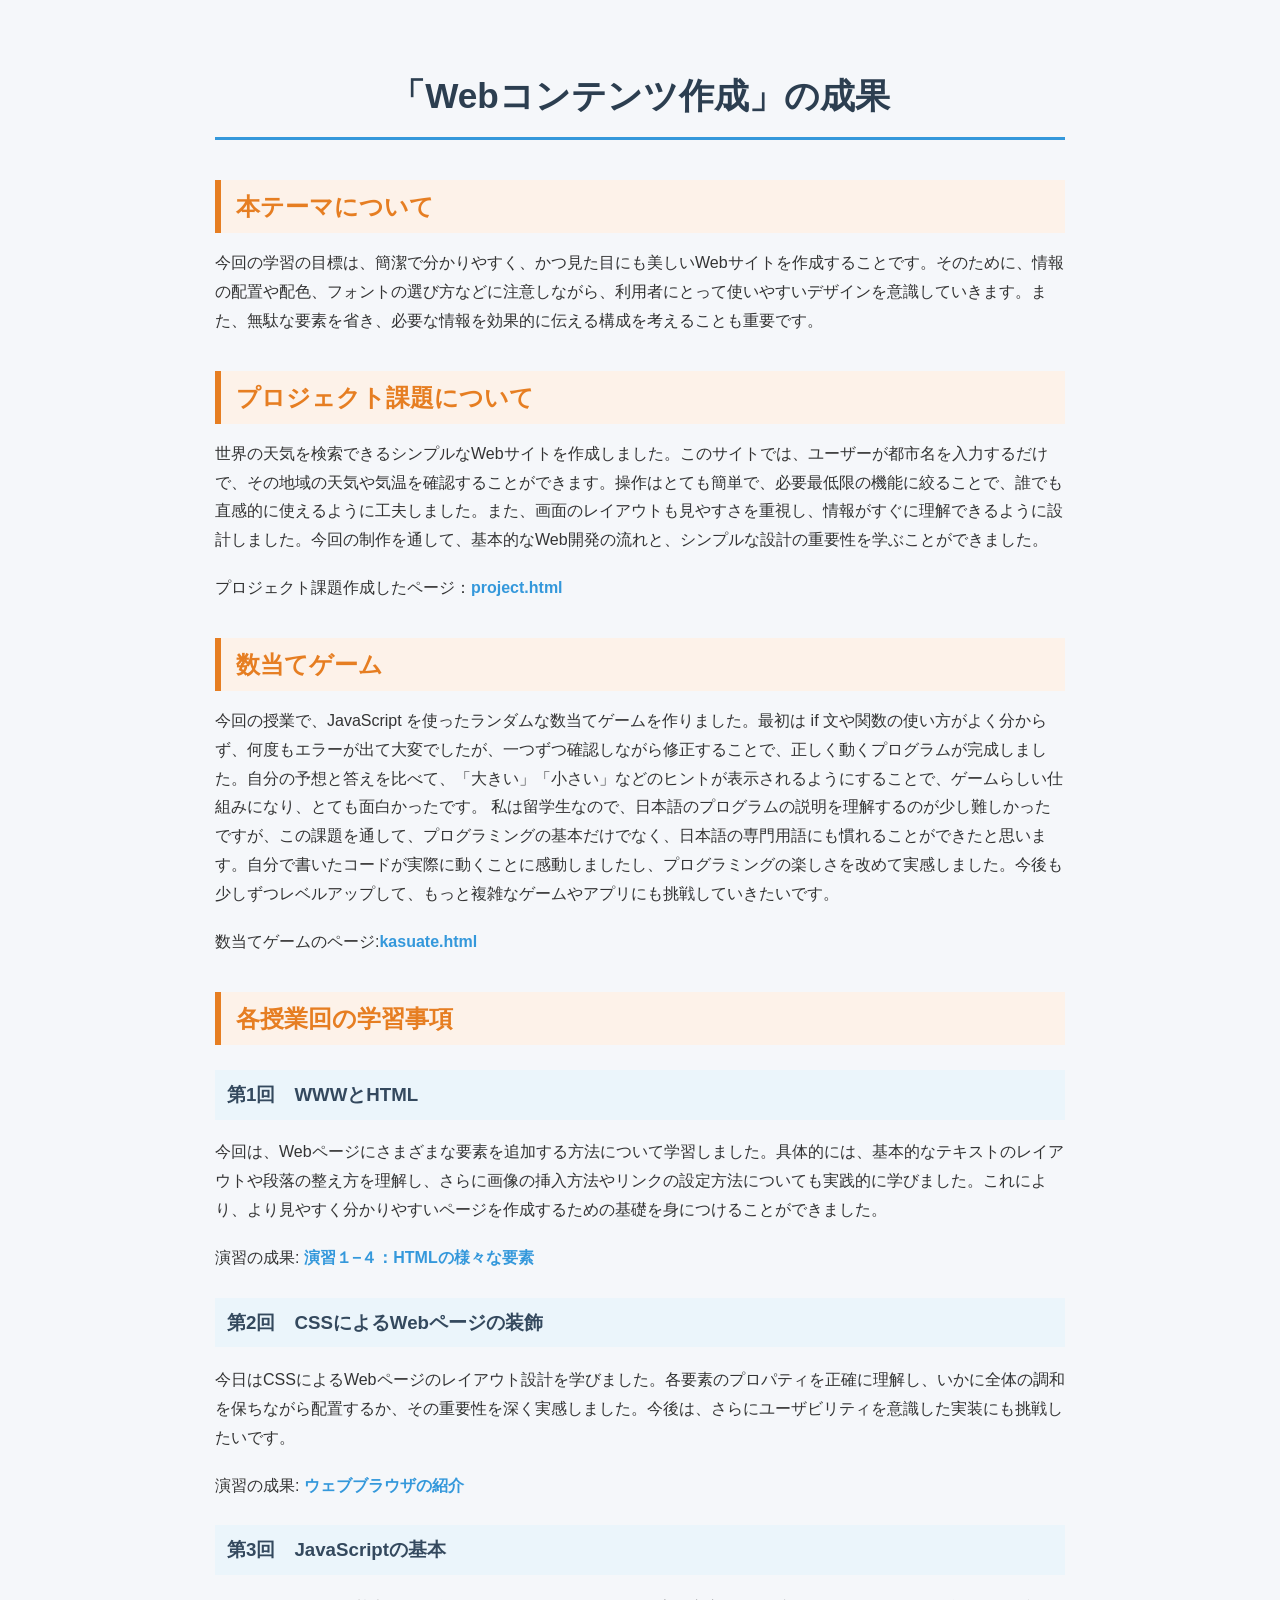
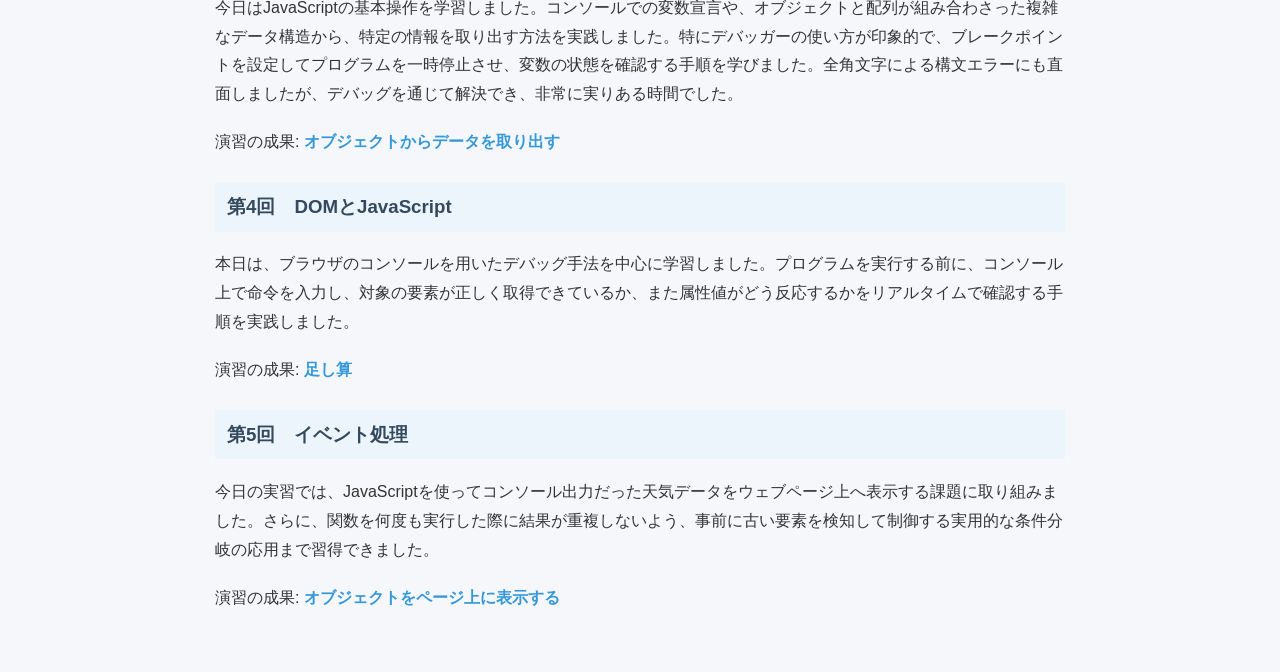
<file: index.html>
<!DOCTYPE html>
<html>
  <head>
    <meta charset="utf-8">
    <title>My test page</title>
    <link rel="stylesheet" href="style.css">
  </head>
  <body>
    <h1>「Webコンテンツ作成」の成果</h1>
      <h2>本テーマについて</h2>
      <p>今回の学習の目標は、簡潔で分かりやすく、かつ見た目にも美しいWebサイトを作成することです。そのために、情報の配置や配色、フォントの選び方などに注意しながら、利用者にとって使いやすいデザインを意識していきます。また、無駄な要素を省き、必要な情報を効果的に伝える構成を考えることも重要です。</p>
      <h2>プロジェクト課題について</h2>
      <p>世界の天気を検索できるシンプルなWebサイトを作成しました。このサイトでは、ユーザーが都市名を入力するだけで、その地域の天気や気温を確認することができます。操作はとても簡単で、必要最低限の機能に絞ることで、誰でも直感的に使えるように工夫しました。また、画面のレイアウトも見やすさを重視し、情報がすぐに理解できるように設計しました。今回の制作を通して、基本的なWeb開発の流れと、シンプルな設計の重要性を学ぶことができました。
</p>
      <p>プロジェクト課題作成したページ：<a href="project.html" target="_blank">project.html</a></p>
      <h2>数当てゲーム</h2>
      <p>今回の授業で、JavaScript を使ったランダムな数当てゲームを作りました。最初は if 文や関数の使い方がよく分からず、何度もエラーが出て大変でしたが、一つずつ確認しながら修正することで、正しく動くプログラムが完成しました。自分の予想と答えを比べて、「大きい」「小さい」などのヒントが表示されるようにすることで、ゲームらしい仕組みになり、とても面白かったです。
          私は留学生なので、日本語のプログラムの説明を理解するのが少し難しかったですが、この課題を通して、プログラミングの基本だけでなく、日本語の専門用語にも慣れることができたと思います。自分で書いたコードが実際に動くことに感動しましたし、プログラミングの楽しさを改めて実感しました。今後も少しずつレベルアップして、もっと複雑なゲームやアプリにも挑戦していきたいです。</p>
      <p>数当てゲームのページ:<a href="kazuate.html" target="_blank">kasuate.html</a></p>
      <h2>各授業回の学習事項</h2>
        <h3>第1回　WWWとHTML</h3>
        <p>今回は、Webページにさまざまな要素を追加する方法について学習しました。具体的には、基本的なテキストのレイアウトや段落の整え方を理解し、さらに画像の挿入方法やリンクの設定方法についても実践的に学びました。これにより、より見やすく分かりやすいページを作成するための基礎を身につけることができました。</p>
        <p>演習の成果: <a href="practice-html/elements.html" target="_blank">演習１−４：HTMLの様々な要素</a></p>
        <h3>第2回　CSSによるWebページの装飾</h3>
        <p>今日はCSSによるWebページのレイアウト設計を学びました。各要素のプロパティを正確に理解し、いかに全体の調和を保ちながら配置するか、その重要性を深く実感しました。今後は、さらにユーザビリティを意識した実装にも挑戦したいです。</p>
        <p>演習の成果: <a href="practice-css/browser-intro.html" target="_blank">ウェブブラウザの紹介</a></p>

        <h3>第3回　JavaScriptの基本</h3>
        <p>今日はJavaScriptの基本操作を学習しました。コンソールでの変数宣言や、オブジェクトと配列が組み合わさった複雑なデータ構造から、特定の情報を取り出す方法を実践しました。特にデバッガーの使い方が印象的で、ブレークポイントを設定してプログラムを一時停止させ、変数の状態を確認する手順を学びました。全角文字による構文エラーにも直面しましたが、デバッグを通じて解決でき、非常に実りある時間でした。</p>
        <p>演習の成果: <a href="practice-js/obj-practice.html" target="_blank">オブジェクトからデータを取り出す</a></p>

        <h3>第4回　DOMとJavaScript</h3>
        <p>本日は、ブラウザのコンソールを用いたデバッグ手法を中心に学習しました。プログラムを実行する前に、コンソール上で命令を入力し、対象の要素が正しく取得できているか、また属性値がどう反応するかをリアルタイムで確認する手順を実践しました。
        <p>演習の成果: <a href="practice-eventdom/tashizan.html" target="_blank">足し算</a></p>

        <h3>第5回　イベント処理</h3>
        <p>今日の実習では、JavaScriptを使ってコンソール出力だった天気データをウェブページ上へ表示する課題に取り組みました。さらに、関数を何度も実行した際に結果が重複しないよう、事前に古い要素を検知して制御する実用的な条件分岐の応用まで習得できました。</p>
        <p>演習の成果: <a href="practice-dom2/dom2-exercise.html" target="_blank">オブジェクトをページ上に表示する</a></p>

     </body>
</html>
</file>
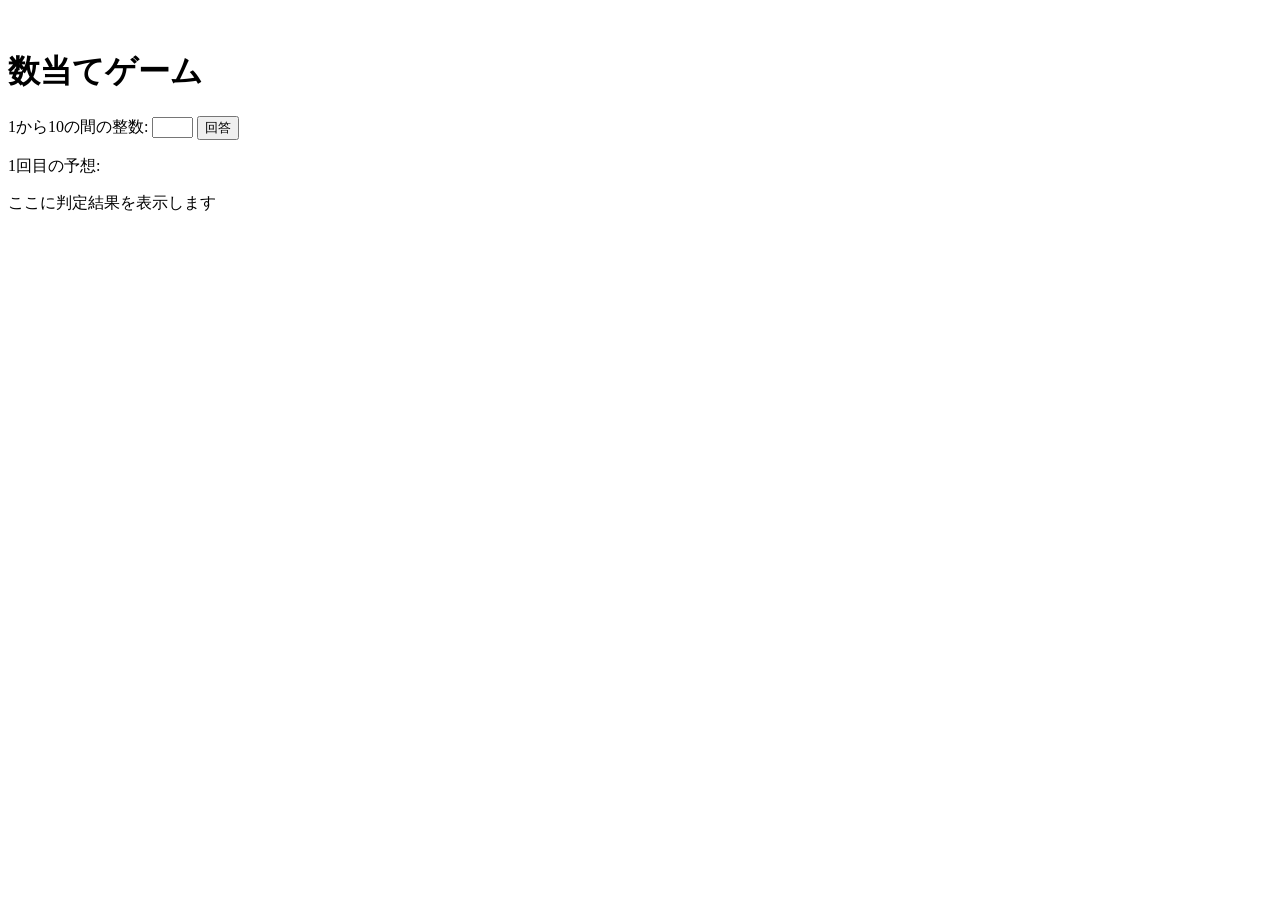
<file: kazuate.html>
<!-- 課題4-1: 数当てゲーム -->

<!DOCTYPE html>
<html>
  <head>
    <meta charset="utf-8">
    <title>数当てゲーム</title>
    <script src="kazuate.js" defer></script>
  </head>

　　<body>
    <h1>数当てゲーム</h1>
    <p>
        1から10の間の整数: <input type="text" id="yoso-input" min="1" max="10" size="3">
        <button id="btn">回答</button>
    </p>
    <p>
        <span id="kaisu">1</span>回目の予想:
    </p>
    <p id="result">ここに判定結果を表示します</p>
</html>
</file>
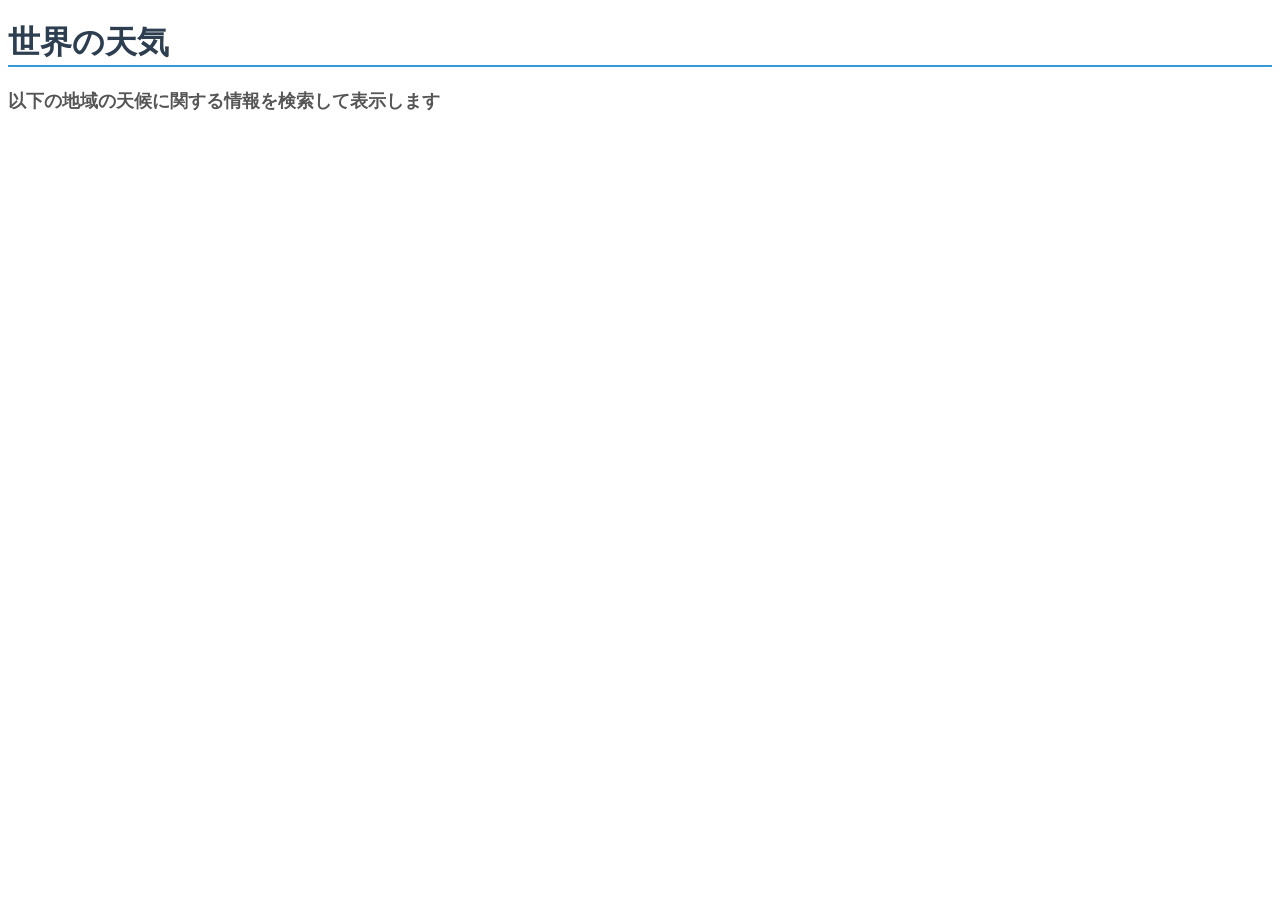
<file: project.html>
<!-- 課題1-4: プロジェクト課題の検索結果を表示する HTML をここに記述してください．-->
<!DOCTYPE html>
<html>
  <head>
    <meta charset="utf-8">
    <title>world weather</title>
    <link rel="stylesheet" href="project.css">
    <script src="weather.js" defer></script> 

  </head>
  <body>
<h1>世界の天気</h1>
  <h2>以下の地域の天候に関する情報を検索して表示します</h2>
   
  </body>
</html>
</file>
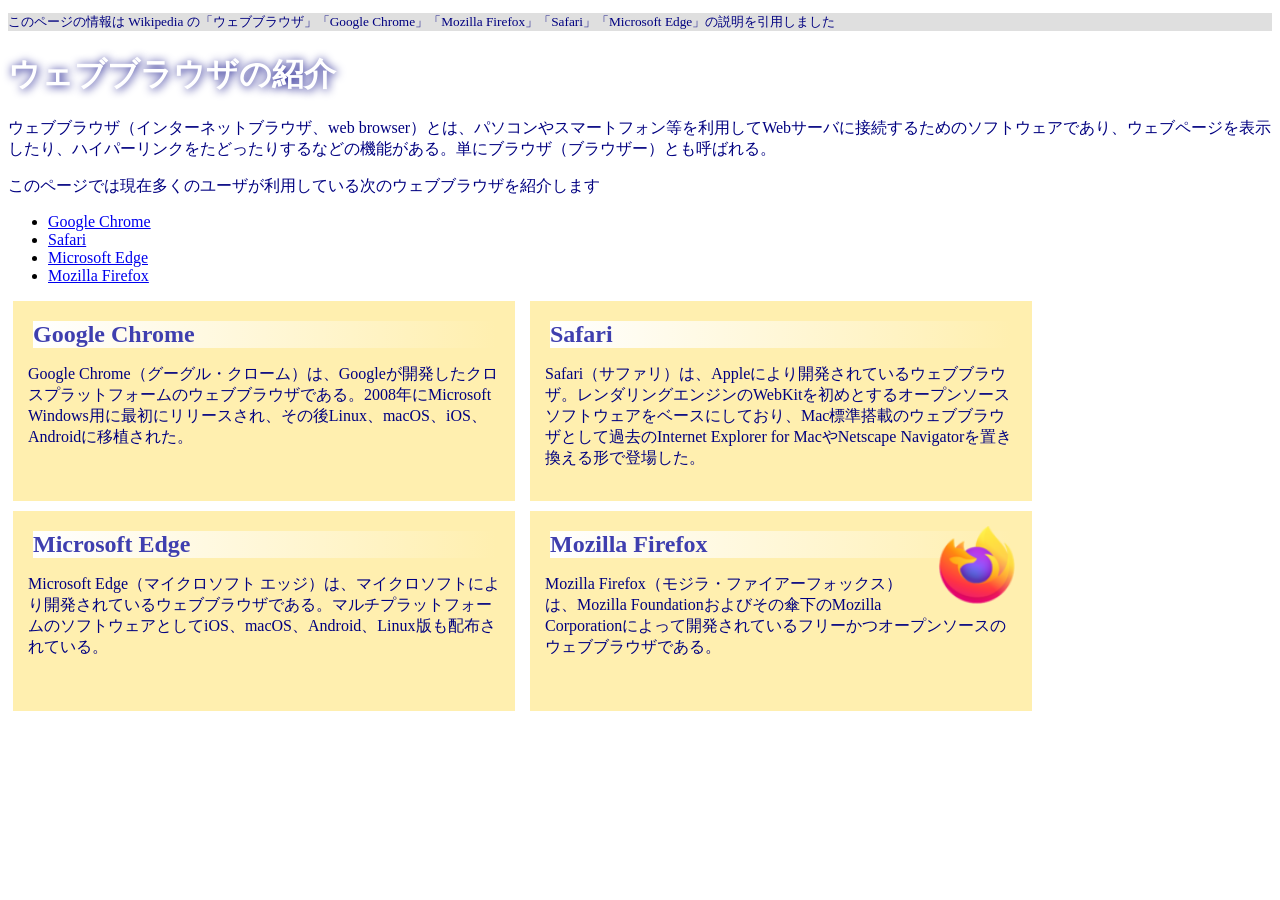
<file: practice-css/browser-intro.html>
<!doctype html>
<html lang="ja">
<head>
    <meta charset="utf-8">
    <title>ウェブブラウザの紹介</title>
	<link rel="stylesheet" href="browser-intro.css">
</head>

<body>

<p class="info">このページの情報は Wikipedia の「ウェブブラウザ」「Google Chrome」「Mozilla Firefox」「Safari」「Microsoft Edge」の説明を引用しました</p>

<h1>ウェブブラウザの紹介</h1>

<p>ウェブブラウザ（インターネットブラウザ、web browser）とは、パソコンやスマートフォン等を利用してWebサーバに接続するためのソフトウェアであり、ウェブページを表示したり、ハイパーリンクをたどったりするなどの機能がある。単にブラウザ（ブラウザー）とも呼ばれる。</p>

<p>このページでは現在多くのユーザが利用している次のウェブブラウザを紹介します</p>
<ul>
	<li><a href="https://ja.wikipedia.org/wiki/Google_Chrome">Google Chrome<a></li>
	<li><a href="https://ja.wikipedia.org/wiki/Safari">Safari</a></li>
	<li><a href="https://ja.wikipedia.org/wiki/Microsoft_Edge">Microsoft Edge</a></li>
	<li><a href="https://ja.wikipedia.org/wiki/Mozilla_Firefox">Mozilla Firefox</a></li>
</ul>


<div id="zentai">

<div>
<h2>Google Chrome</h2>
<p>Google Chrome（グーグル・クローム）は、Googleが開発したクロスプラットフォームのウェブブラウザである。2008年にMicrosoft Windows用に最初にリリースされ、その後Linux、macOS、iOS、Androidに移植された。</p>
</div>

<div>
<h2>Safari</h2>
<p>Safari（サファリ）は、Appleにより開発されているウェブブラウザ。レンダリングエンジンのWebKitを初めとするオープンソースソフトウェアをベースにしており、Mac標準搭載のウェブブラウザとして過去のInternet Explorer for MacやNetscape Navigatorを置き換える形で登場した。</p>
</div>

<div>
<h2>Microsoft Edge</h2>
<p>Microsoft Edge（マイクロソフト エッジ）は、マイクロソフトにより開発されているウェブブラウザである。マルチプラットフォームのソフトウェアとしてiOS、macOS、Android、Linux版も配布されている。</p>
</div>

<div>
<img class="aaa" src="firefox_icon.png">
<h2>Mozilla Firefox</h2>
<p>Mozilla Firefox（モジラ・ファイアーフォックス）は、Mozilla Foundationおよびその傘下のMozilla Corporationによって開発されているフリーかつオープンソースのウェブブラウザである。</p>
</div>

</div>

</body>

</html>
</file>
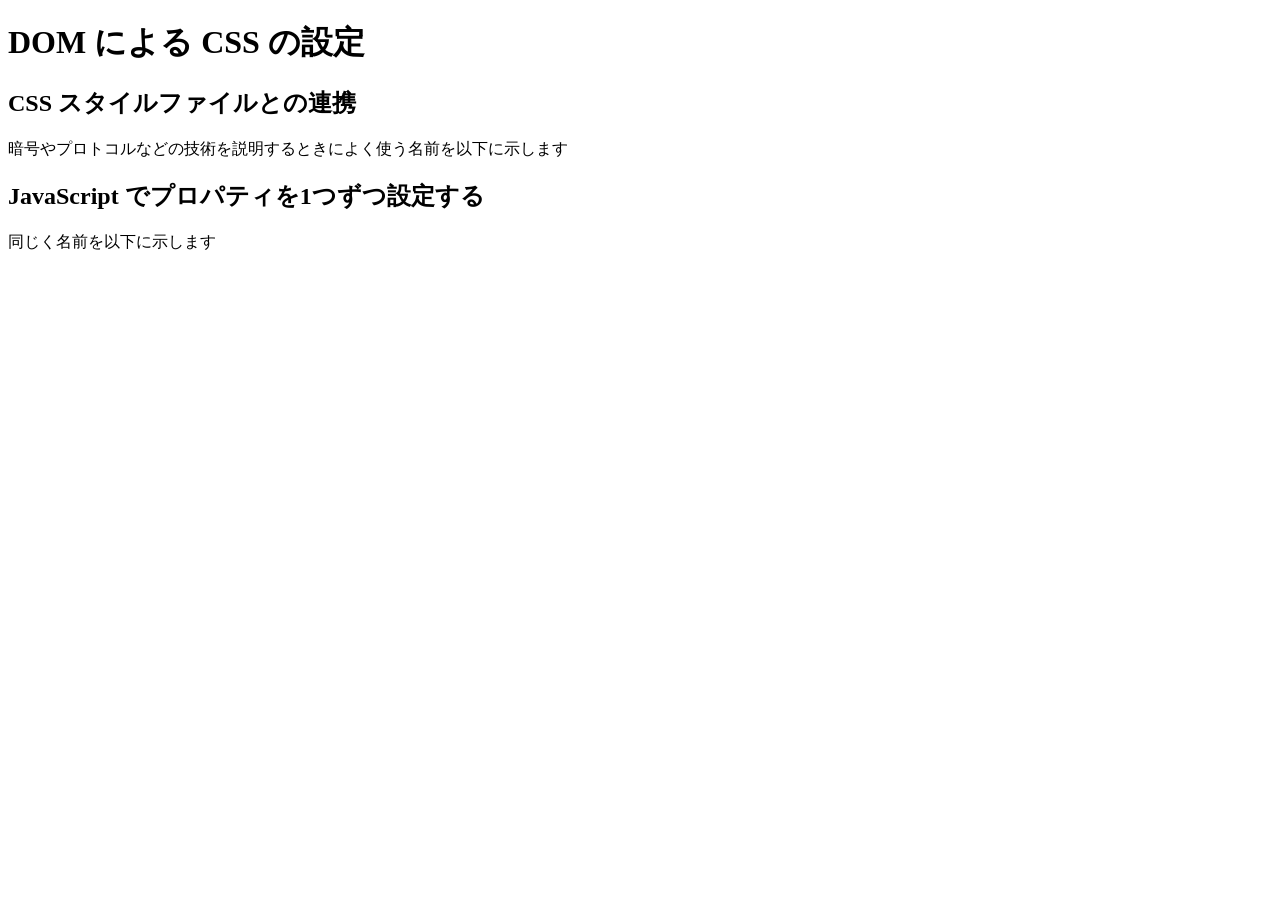
<file: practice-dom2/dom-css-test.html>
<!DOCTYPE html>
<html>
  <head>
    <title>DOMを操作するJSプログラム</title>
	<link rel="stylesheet" href="dom-css-test.css">
  </head>

  <body>
	  <h1>DOM による CSS の設定</h1>

	  <h2>CSS スタイルファイルとの連携</h2>
	  <p>暗号やプロトコルなどの技術を説明するときによく使う名前を以下に示します</p>
	  <ul id="names1">
	  </ul>

	  <h2>JavaScript でプロパティを1つずつ設定する</h2>
	  <p>同じく名前を以下に示します</p>
	  <ul id="names2">
	  </ul>

  </body>
</html>
</file>
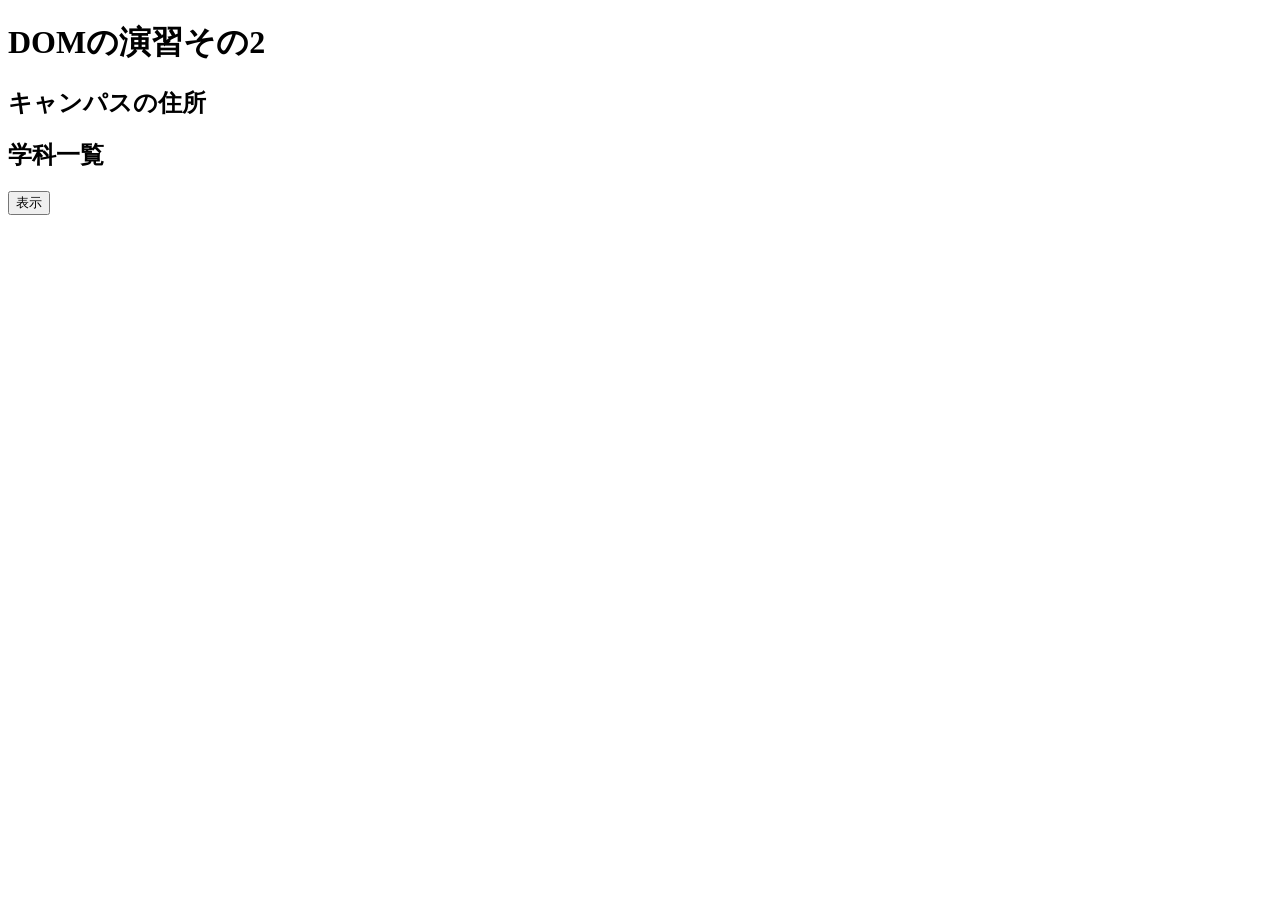
<file: practice-dom2/dom2-exercise.html>
<!DOCTYPE html>
<html>
  <head>
    <title>DOM の演習その2</title>
	<script src="dom2-exercise.js" defer></script>
  </head>

  <body>
	  <h1>DOMの演習その2</h1>

	  <h2 id="addr">キャンパスの住所</h2>

	  <h2 id="dept">学科一覧</h2>

	  <button id="show">表示</button>
  </body>
</html>
</file>
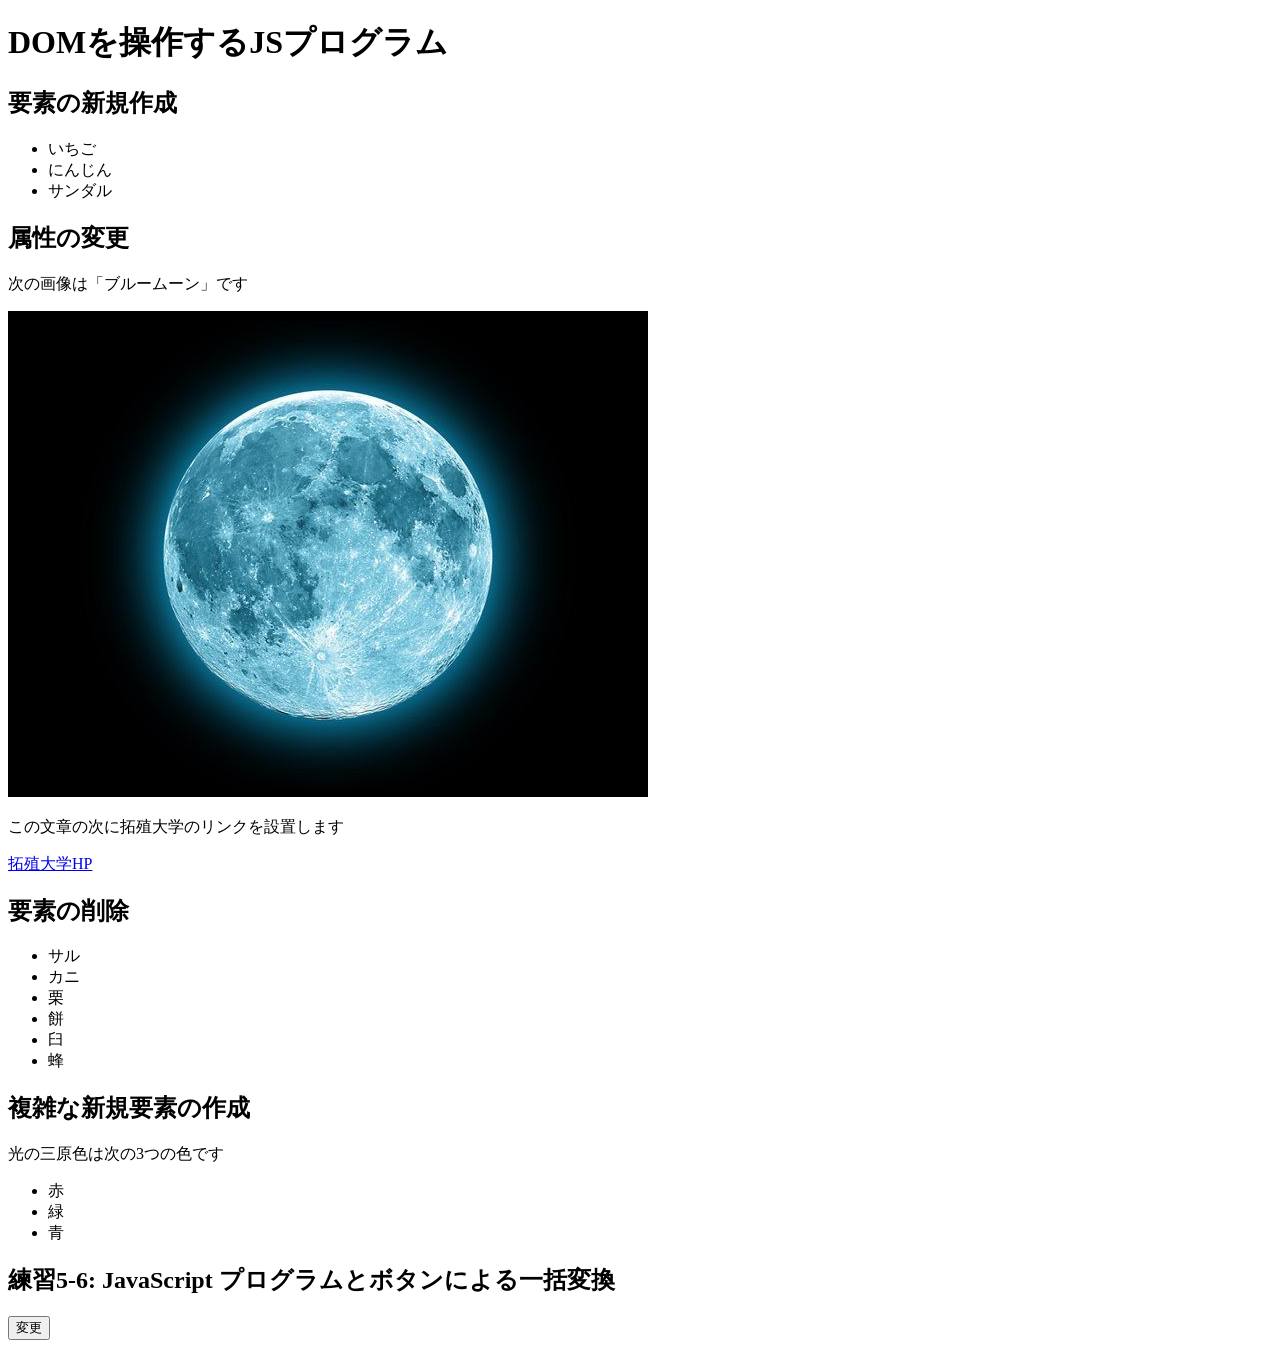
<file: practice-dom2/dom2-intro.html>
<!DOCTYPE html>
<html>
  <head>
    <title>DOMを操作するJSプログラム</title>
	<script src="dom2-intro.js" defer></script>
  </head>

  <body>
	  <h1>DOMを操作するJSプログラム</h1>

	  <h2>要素の新規作成</h2>
	  <ul id="kazoeuta">
		<li>いちご</li>
		<li>にんじん</li>
		<li>サンダル</li>
	  </ul>

	  <h2>属性の変更</h2>
	  <p>次の画像は「ブルームーン」です</p>
	  <img id="bluemoon">

	  <p id="takudai">この文章の次に拓殖大学のリンクを設置します</p>


	  <h2>要素の削除</h2>
	  <ul id="kassen">
		  <li>サル</li>
		  <li>カニ</li>
		  <li>栗</li>
		  <li id="mochi">餅</li>
		  <li>臼</li>
		  <li>蜂</li>
	  </ul>

	  <h2 id="fukuzatu">複雑な新規要素の作成</h2>
	  <p id="primary">光の三原色は次の3つの色です</p>

	  <h2>練習5-6: JavaScript プログラムとボタンによる一括変換</h2>
	  <button id="henkou">変更</button>

  </body>
</html>
</file>
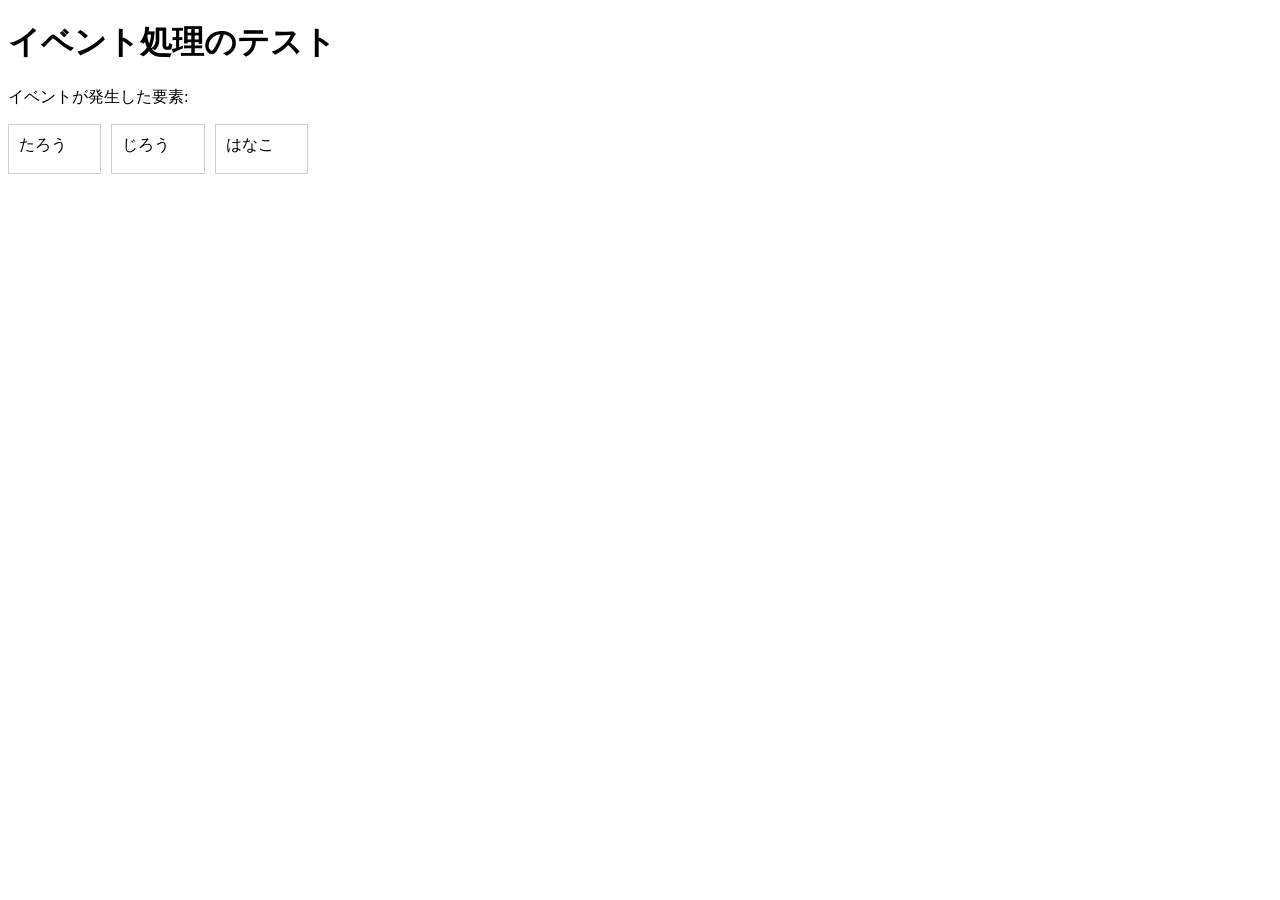
<file: practice-eventdom/event-test.html>
<!DOCTYPE html>
<html>
  <head>
    <title>イベント処理のテスト</title>
	<link rel="stylesheet" href="event-test.css">
	<script src="event-test.js" defer></script>
  </head>

  <body>
    <h1>イベント処理のテスト</h1>
	<p>イベントが発生した要素: <span id="emitter"></span></p>
	<div id="main">
		<div class="cell" id="cell1" tabindex="1">たろう</div>
		<div class="cell" id="cell2" tabindex="2">じろう</div>
		<div class="cell" id="cell3" tabindex="3">はなこ</div>
	</div>
  </body>
</html>
</file>
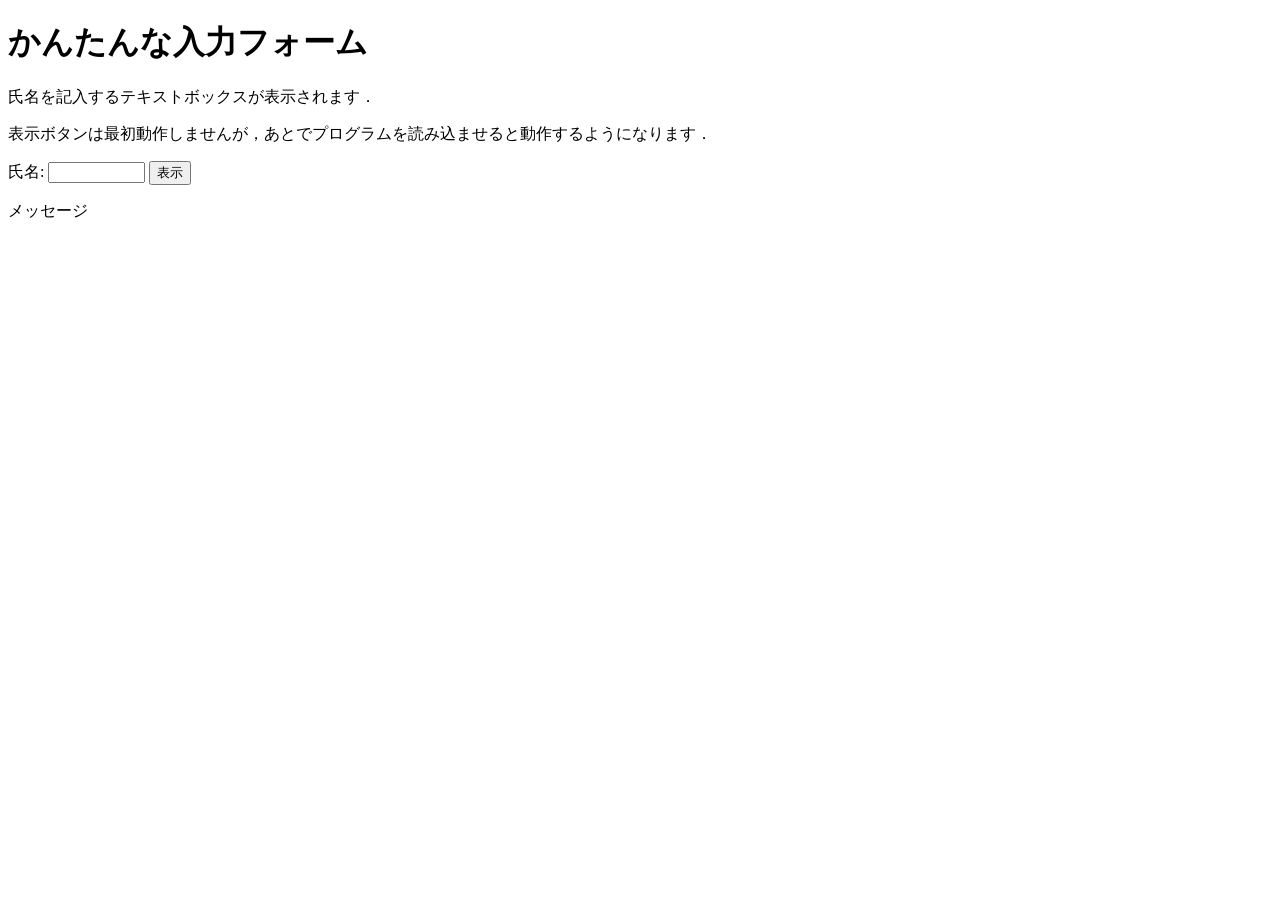
<file: practice-eventdom/input-demo.html>
<!DOCTYPE html>
<html>
  <head>
    <title>かんたんな入力フォーム</title>
    <script src="input-demo.js" defer></script>
  </head>

  <body>
    <h1>かんたんな入力フォーム</h1>
	<p>氏名を記入するテキストボックスが表示されます．</p>
	<p>表示ボタンは最初動作しませんが，あとでプログラムを読み込ませると動作するようになります．</p>
	<label for="shimei">氏名: </label>
	<input type="text" name="shimei" size="10" id="shimei">
	<button id="print">表示</button>
	<p id="message">メッセージ</p>
  </body>
</html>
</file>
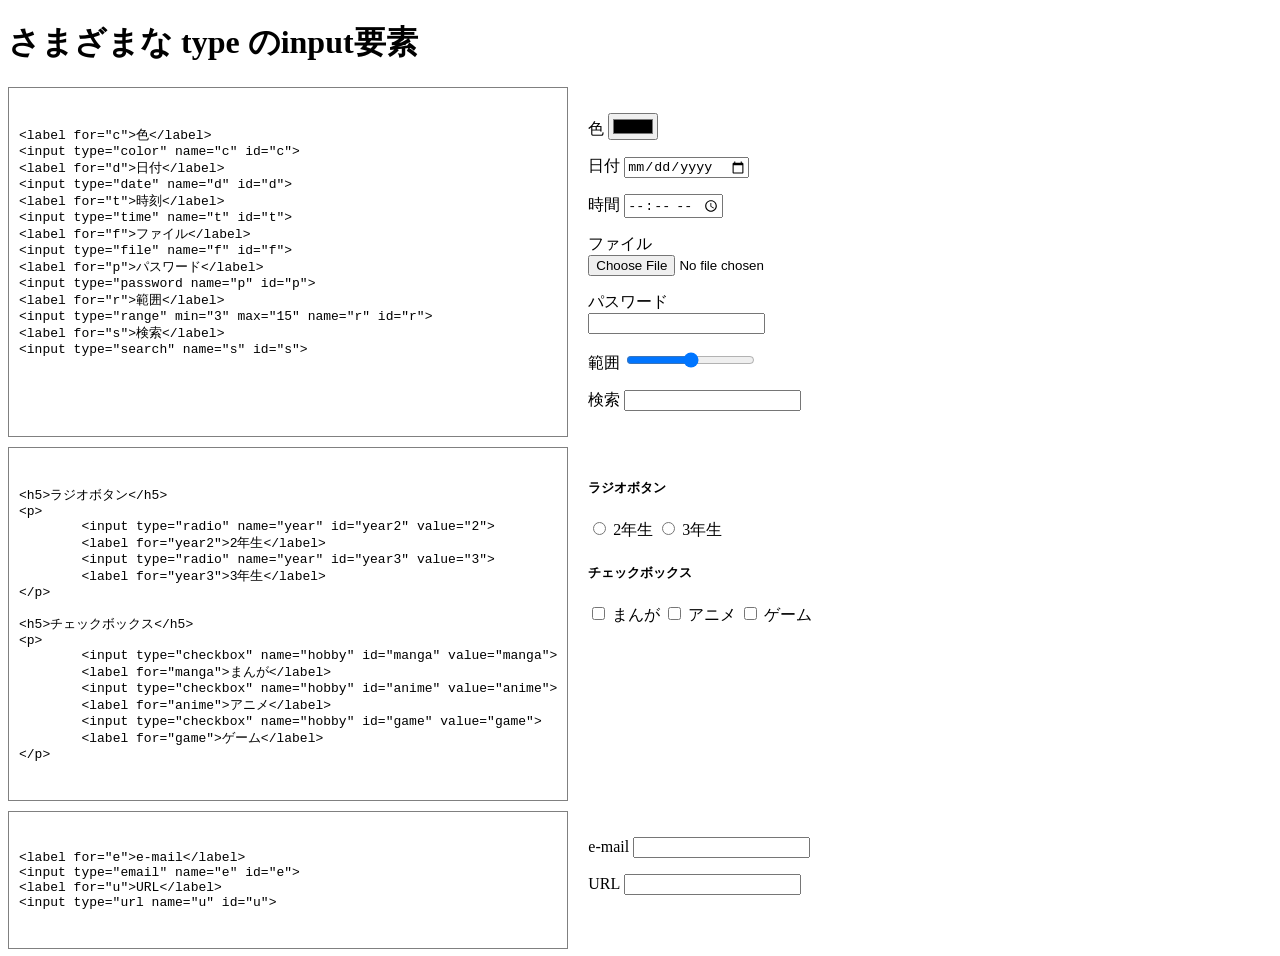
<file: practice-eventdom/input-types.html>
<!DOCTYPE html>
<html>
  <head>
    <title>さまざまな type のinput要素</title>
	<link rel="stylesheet" href="input-types.css">
  </head>

  <body>
    <h1>さまざまな type のinput要素</h1>
	<div class="twocol">
		<div class="left">
<pre>
<code>
&lt;label for="c"&gt;色&lt;/label&gt;
&lt;input type="color" name="c" id="c"&gt;
&lt;label for="d"&gt;日付&lt;/label&gt;
&lt;input type="date" name="d" id="d"&gt;
&lt;label for="t"&gt;時刻&lt;/label&gt;
&lt;input type="time" name="t" id="t"&gt;
&lt;label for="f"&gt;ファイル&lt;/label&gt;
&lt;input type="file" name="f" id="f"&gt;
&lt;label for="p"&gt;パスワード&lt;/label&gt;
&lt;input type="password name="p" id="p"&gt;
&lt;label for="r"&gt;範囲&lt;/label&gt;
&lt;input type="range" min="3" max="15" name="r" id="r"&gt;
&lt;label for="s"&gt;検索&lt;/label&gt;
&lt;input type="search" name="s" id="s"&gt;
</code>
</pre>
		</div>
		<div class="right">
			<p>
				<label for="c">色</label></code>
				<input type="color" name="c" id="c">
			</p>
			<p>
				<label for="d">日付</label></code>
				<input type="date" name="d" id="d">
			</p>
			<p>
				<label for="t">時間</label>
				<input type="time" name="t" id="t">
			</p>
			<p>
				<label for="f">ファイル</label>
				<input type="file" name="f" id="f">
			</p>
			<p>
				<label for="p">パスワード</label>
				<input type="password" name="p" id="f">
			</p>
			<p>
				<label for="r">範囲</label>
				<input type="range" min="3" max="15" name="r" id="r">
			</p>
			<p>
				<label for="s">検索</label>
				<input type="search" name="s" id="s">
			</p>
		</div>
		<div class="left">
<pre>
<code>
&lt;h5&gt;ラジオボタン&lt;/h5&gt;
&lt;p&gt;
	&lt;input type="radio" name="year" id="year2" value="2"&gt;
	&lt;label for="year2"&gt;2年生&lt;/label&gt;
	&lt;input type="radio" name="year" id="year3" value="3"&gt;
	&lt;label for="year3"&gt;3年生&lt;/label&gt;
&lt;/p&gt;

&lt;h5&gt;チェックボックス&lt;/h5&gt;
&lt;p&gt;
	&lt;input type="checkbox" name="hobby" id="manga" value="manga"&gt;
	&lt;label for="manga"&gt;まんが&lt;/label&gt;
	&lt;input type="checkbox" name="hobby" id="anime" value="anime"&gt;
	&lt;label for="anime"&gt;アニメ&lt;/label&gt;
	&lt;input type="checkbox" name="hobby" id="game" value="game"&gt;
	&lt;label for="game"&gt;ゲーム&lt;/label&gt;
&lt;/p&gt;
</code>
</pre>
		</div>
		<div class="right">
			<h5>ラジオボタン</h5>
			<p>
				<input type="radio" name="year" id="year2" value="2">
				<label for="year2">2年生</label>
				<input type="radio" name="year" id="year3" value="3">
				<label for="year3">3年生</label>
			</p>
			<h5>チェックボックス</h5>
			<p>
				<input type="checkbox" name="hobby" id="manga" value="manga">
				<label for="manga">まんが</label>
				<input type="checkbox" name="hobby" id="anime" value="anime">
				<label for="anime">アニメ</label>
				<input type="checkbox" name="hobby" id="game" value="game">
				<label for="game">ゲーム</label>
			</p>
		</div>
		<div class="left">
<pre>
<code>
&lt;label for="e"&gt;e-mail&lt;/label&gt;
&lt;input type="email" name="e" id="e"&gt;
&lt;label for="u"&gt;URL&lt;/label&gt;
&lt;input type="url name="u" id="u"&gt;
</code>
</pre>
		</div>
		<div class="right">
			<p>
				<label for="e">e-mail</label></code>
				<input type="email" name="e" id="e">
			</p>
			<p>
				<label for="u">URL</label>
				<input type="url" name="u" id="u">
			</p>
		</div>
	</div>
  </body>
</html>
</file>
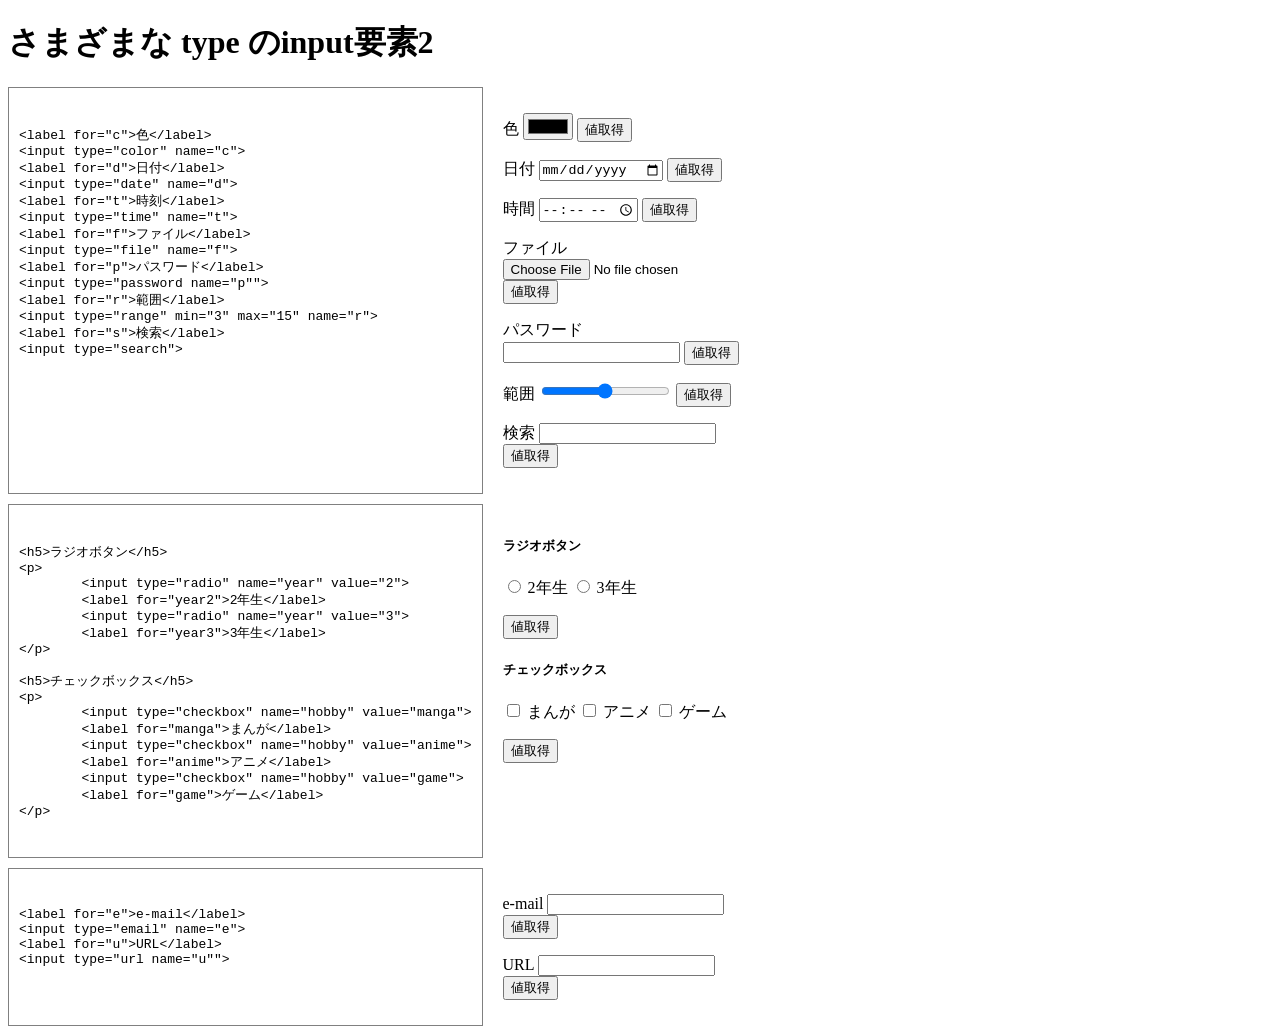
<file: practice-eventdom/input-types2.html>
<!DOCTYPE html>
<html>
  <head>
    <title>さまざまな type のinput要素2</title>
	<link rel="stylesheet" href="input-types.css">
	<script src="input-types2.js" defer></script>
  </head>

  <body>
    <h1>さまざまな type のinput要素2</h1>
	<div class="twocol">
		<div class="left">
<pre>
<code>
&lt;label for="c"&gt;色&lt;/label&gt;
&lt;input type="color" name="c"&gt;
&lt;label for="d"&gt;日付&lt;/label&gt;
&lt;input type="date" name="d"&gt;
&lt;label for="t"&gt;時刻&lt;/label&gt;
&lt;input type="time" name="t"&gt;
&lt;label for="f"&gt;ファイル&lt;/label&gt;
&lt;input type="file" name="f"&gt;
&lt;label for="p"&gt;パスワード&lt;/label&gt;
&lt;input type="password name="p""&gt;
&lt;label for="r"&gt;範囲&lt;/label&gt;
&lt;input type="range" min="3" max="15" name="r"&gt;
&lt;label for="s"&gt;検索&lt;/label&gt;
&lt;input type="search"&gt;
</code>
</pre>
		</div>
		<div class="right">
			<p>
				<label for="c">色</label></code>
				<input type="color" name="c">
				<button name="c">値取得</button>
				<span id="val_c"></span>
			</p>
			<p>
				<label for="d">日付</label></code>
				<input type="date" name="d">
				<button name="d">値取得</button>
				<span id="val_d"></span>
			</p>
			<p>
				<label for="t">時間</label>
				<input type="time" name="t">
				<button name="t">値取得</button>
				<span id="val_t"></span>
			</p>
			<p>
				<label for="f">ファイル</label>
				<input type="file" name="f">
				<button name="f">値取得</button>
				<span id="val_f"></span>
			</p>
			<p>
				<label for="p">パスワード</label>
				<input type="password" name="p">
				<button name="p">値取得</button>
				<span id="val_p"></span>
			</p>
			<p>
				<label for="r">範囲</label>
				<input type="range" min="3" max="15" name="r">
				<button name="r">値取得</button>
				<span id="val_r"></span>
			</p>
			<p>
				<label for="s">検索</label>
				<input type="search" name="s">
				<button name="s">値取得</button>
				<span id="val_s"></span>
			</p>
		</div>
		<div class="left">
<pre>
<code>
&lt;h5&gt;ラジオボタン&lt;/h5&gt;
&lt;p&gt;
	&lt;input type="radio" name="year" value="2"&gt;
	&lt;label for="year2"&gt;2年生&lt;/label&gt;
	&lt;input type="radio" name="year" value="3"&gt;
	&lt;label for="year3"&gt;3年生&lt;/label&gt;
&lt;/p&gt;

&lt;h5&gt;チェックボックス&lt;/h5&gt;
&lt;p&gt;
	&lt;input type="checkbox" name="hobby" value="manga"&gt;
	&lt;label for="manga"&gt;まんが&lt;/label&gt;
	&lt;input type="checkbox" name="hobby" value="anime"&gt;
	&lt;label for="anime"&gt;アニメ&lt;/label&gt;
	&lt;input type="checkbox" name="hobby" value="game"&gt;
	&lt;label for="game"&gt;ゲーム&lt;/label&gt;
&lt;/p&gt;
</code>
</pre>
		</div>
		<div class="right">
			<h5>ラジオボタン</h5>
			<p>
				<input type="radio" name="year" value="2">
				<label for="year2">2年生</label>
				<input type="radio" name="year" value="3">
				<label for="year3">3年生</label>
			</p>
			<button name="year" class="multichoice">値取得</button>
			<span id="val_year"></span>
			<h5>チェックボックス</h5>
			<p>
				<input type="checkbox" name="hobby" value="manga">
				<label for="manga">まんが</label>
				<input type="checkbox" name="hobby" value="anime">
				<label for="anime">アニメ</label>
				<input type="checkbox" name="hobby" value="game">
				<label for="game">ゲーム</label>
			</p>
			<button name="hobby" class="multichoice">値取得</button>
			<span id="val_hobby"></span>
		</div>
		<div class="left">
<pre>
<code>
&lt;label for="e"&gt;e-mail&lt;/label&gt;
&lt;input type="email" name="e"&gt;
&lt;label for="u"&gt;URL&lt;/label&gt;
&lt;input type="url name="u""&gt;
</code>
</pre>
		</div>
		<div class="right">
			<p>
				<label for="e">e-mail</label></code>
				<input type="email" name="e">
				<button name="e">値取得</button>
				<span id="val_e"></span>
			</p>
			<p>
				<label for="u">URL</label>
				<input type="url" name="u">
				<button name="u">値取得</button>
				<span id="val_u"></span>
			</p>
		</div>
	</div>
  </body>
</html>
</file>
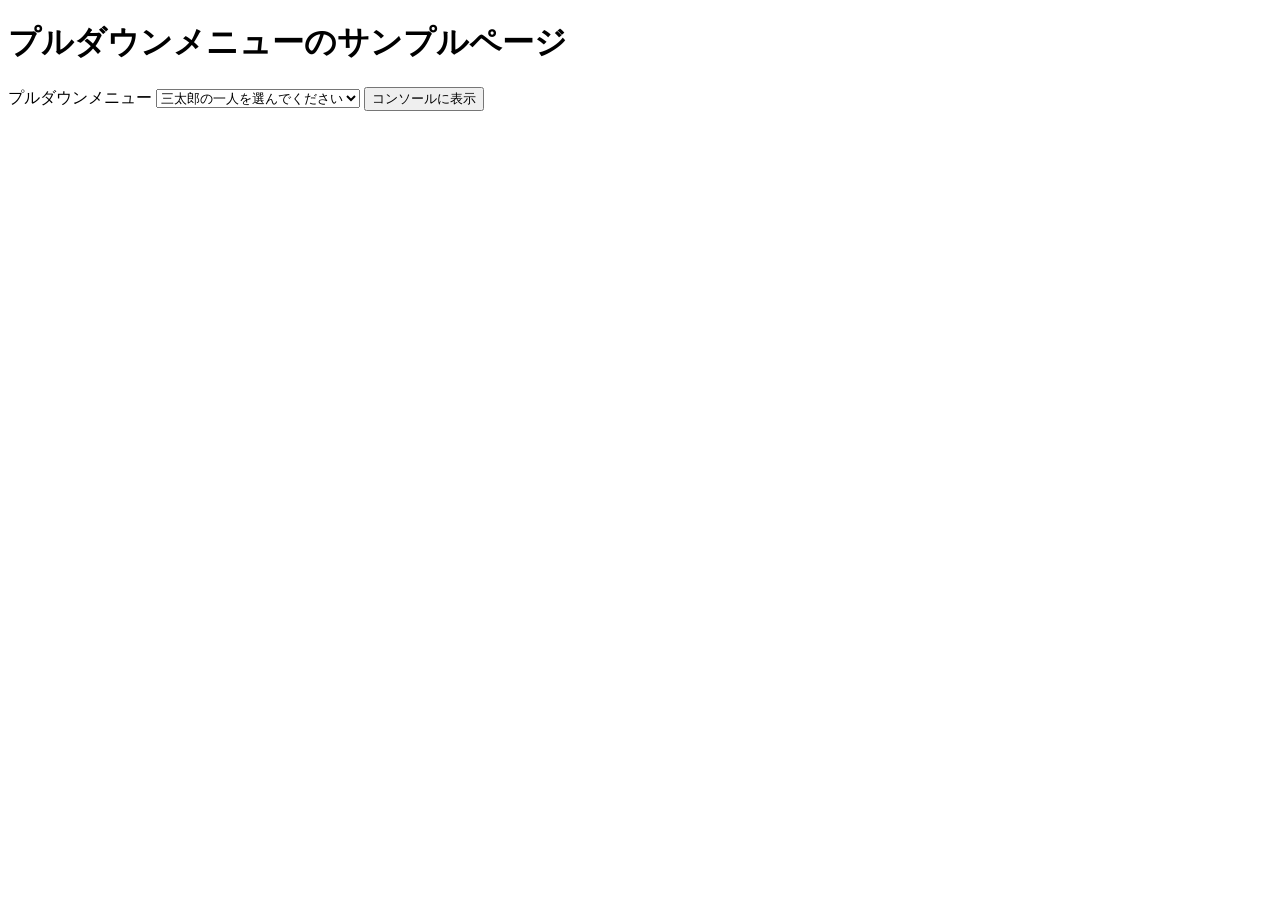
<file: practice-eventdom/select-sample.html>
<!DOCTYPE html>
<html>
  <head>
    <title>プルダウンメニューのサンプルページ</title>
	<script src="select-sample.js" defer></script>
  </head>

  <body>
    <h1>プルダウンメニューのサンプルページ</h1>
	<label for="santaro">プルダウンメニュー</label>
	<select name="santaro" id="santaro">
		<option value="">三太郎の一人を選んでください</option>
		<option value="momo">桃太郎</option>
		<option value="kin">金太郎</option>
		<option value="urashima">浦島太郎</option>
	</select>
	<button id="btn">コンソールに表示</button>
  </body>
</html>
</file>
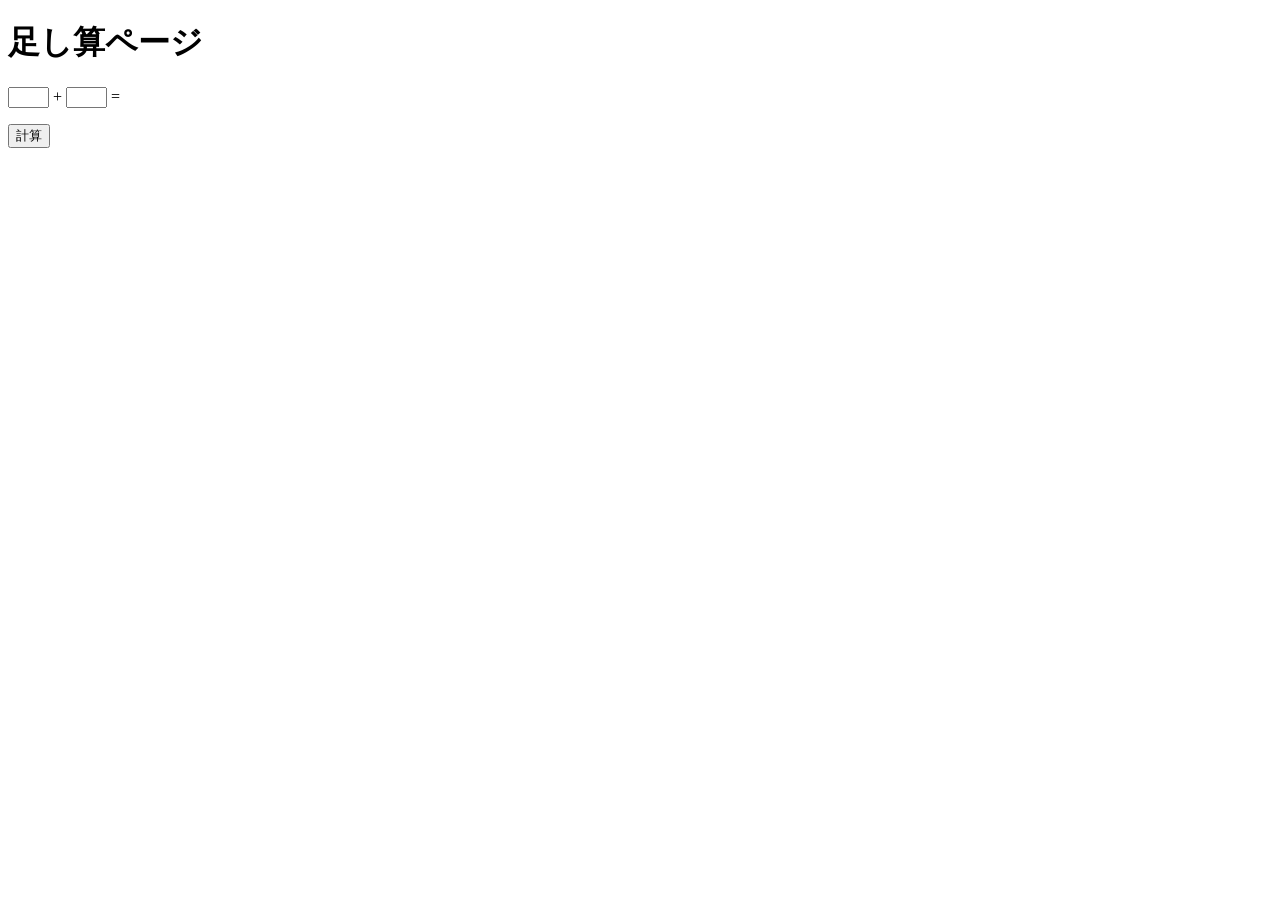
<file: practice-eventdom/tashizan.html>
<!DOCTYPE html>
<html>
  <head>
    <title>足し算ページ</title>
	<script src="tashizan.js" defer></script>
  </head>

  <body>
    <h1>足し算ページ</h1>
	<p>
	<input type="text" name="left" id="left" size="3">
	+
	<input type="text" name="right" id="right" size="3">
	=
	<span id="answer"></span>
	</p>
	<button id="calc">計算</button>
  </body>
</html>
</file>
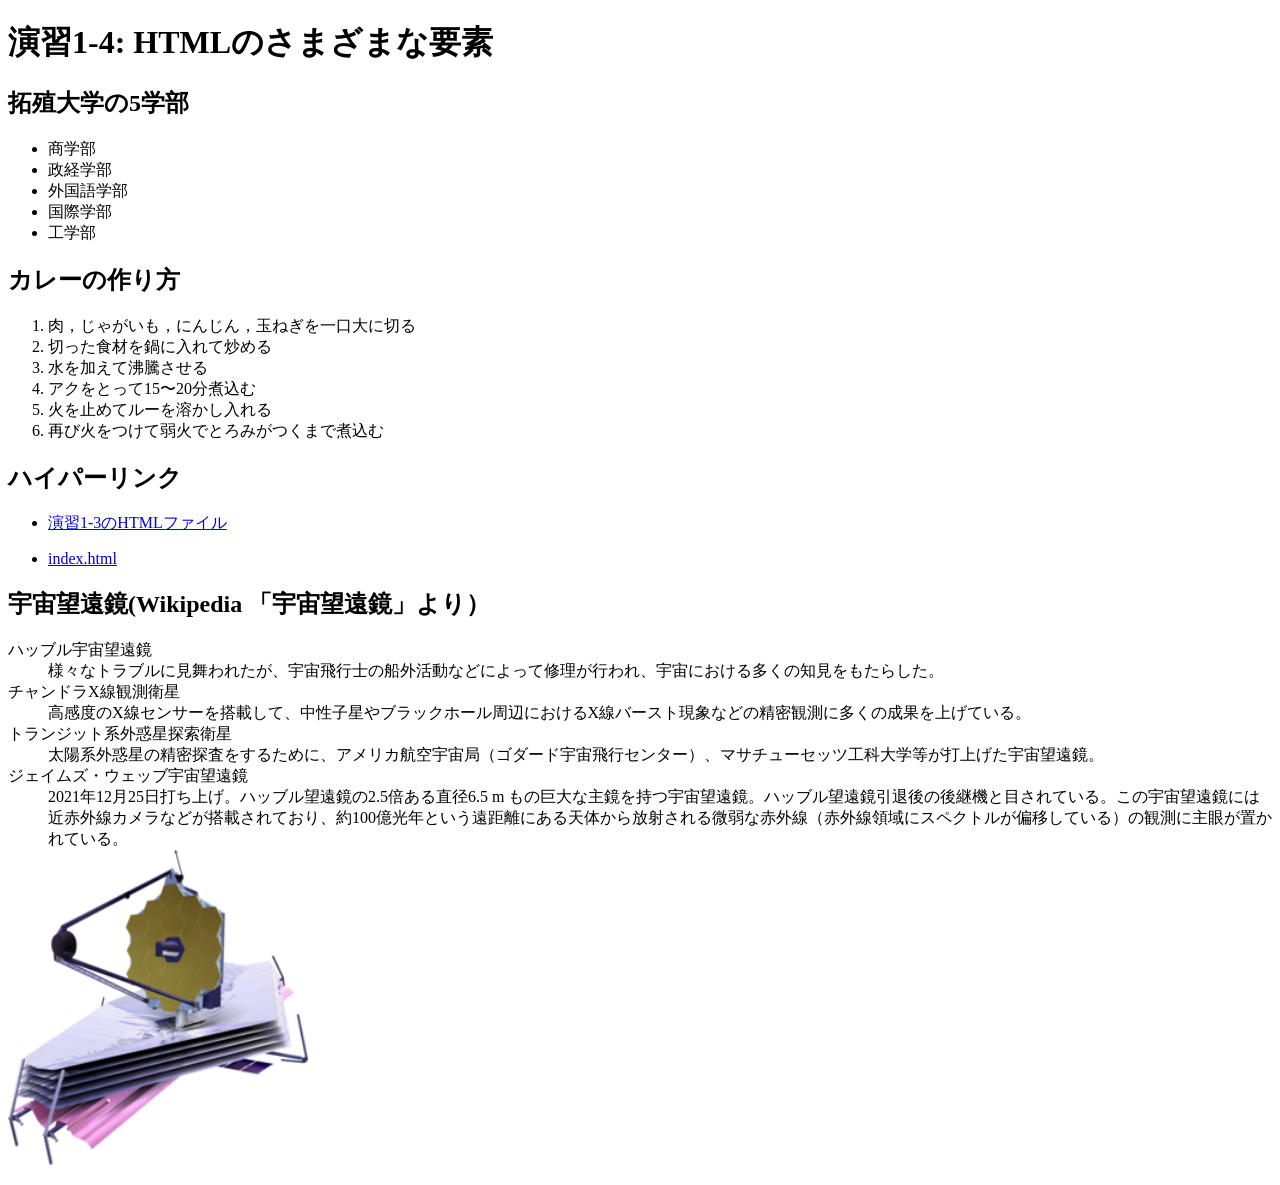
<file: practice-html/elements.html>
<!DOCTYPE html>
<html>
  <head>
    <meta charset="utf-8">
    <title>演習1-4: HTMLのさまざまな要素</title>
  </head>
  <body>
	<h1>演習1-4: HTMLのさまざまな要素</h1>
	<h2>拓殖大学の5学部</h2>
	<ul>	
		<li>商学部</li>
		<li>政経学部</li>
		<li>外国語学部</li>
		<li>国際学部</li>
		<li>工学部</li>
		</ul>
	<h2>カレーの作り方</h2>
	<ol>
		<li>肉，じゃがいも，にんじん，玉ねぎを一口大に切る</li>
		<li>切った食材を鍋に入れて炒める</li>
		<li>水を加えて沸騰させる</li>
		<li>アクをとって15〜20分煮込む</li>
		<li>火を止めてルーを溶かし入れる</li>
		<li>再び火をつけて弱火でとろみがつくまで煮込む</li>
		</ol>
		<h2>ハイパーリンク</h2>
		<ul>
			<li><a href="structure.html"target="_blank">演習1-3のHTMLファイル</a></li>
		</p>
			<li><a href="../index.html"target="_blank">index.html</a></li>
		</ul>
		<h2>宇宙望遠鏡(Wikipedia 「宇宙望遠鏡」より）</h2>
			<dl>
			<dt>ハッブル宇宙望遠鏡</dt>
				<dd>様々なトラブルに見舞われたが、宇宙飛行士の船外活動などによって修理が行われ、宇宙における多くの知見をもたらした。</dd>
			<dt>チャンドラX線観測衛星</dt>
				<dd>高感度のX線センサーを搭載して、中性子星やブラックホール周辺におけるX線バースト現象などの精密観測に多くの成果を上げている。</dd>
			<dt>トランジット系外惑星探索衛星</dt>
				<dd>太陽系外惑星の精密探査をするために、アメリカ航空宇宙局（ゴダード宇宙飛行センター）、マサチューセッツ工科大学等が打上げた宇宙望遠鏡。</dd>
			<dt>ジェイムズ・ウェッブ宇宙望遠鏡</dt>
				<dd>2021年12月25日打ち上げ。ハッブル望遠鏡の2.5倍ある直径6.5 m もの巨大な主鏡を持つ宇宙望遠鏡。ハッブル望遠鏡引退後の後継機と目されている。この宇宙望遠鏡には近赤外線カメラなどが搭載されており、約100億光年という遠距離にある天体から放射される微弱な赤外線（赤外線領域にスペクトルが偏移している）の観測に主眼が置かれている。</dd>
			<img src="JWST_spacecraft_model_2.png" alt="宇宙に浮かぶハッブル宇宙望遠鏡" width="300">
			</dl>
  </body>
</html>
</file>
<file: style.css>
body {
  font-family: sans-serif;
  line-height: 1.8;
  color: #333;
  background-color: #f5f7fa;
  max-width: 850px;
  margin: 0 auto;
  padding: 40px 20px;
}

h1 {
  text-align: center;
  color: #2c3e50;
  font-size: 2.2em;
  margin-bottom: 40px;
  border-bottom: 3px solid #3498db;
  display: block;
  padding-bottom: 10px;
}

h2 {
  color: #e67e22;
  border-left: 6px solid #e67e22;
  padding: 5px 0 5px 15px;
  margin: 35px 0 15px 0;
  background-color: #fdf2e9;
}

h3 {
  color: #34495e;
  margin-top: 25px;
  padding: 8px 12px;
  background-color: #ebf5fb;
}

p {
  margin-bottom: 1.2em;
}

a {
  color: #3498db;
  text-decoration: none;
  font-weight: bold;
}

a:hover {
  text-decoration: underline;
  color: #21618c;
}

ul {
  background-color: #ffffff;
  padding: 25px;
  border: 1px solid #e1e8ed;
  list-style-type: none;
}

li {
  margin-bottom: 20px;
  padding-bottom: 15px;
  border-bottom: 1px solid #f0f0f0;
}

li:last-child {
  border-bottom: none;
}
</file>
<file: project.css>
h1 {
  color: #2c3e50;
  border-bottom: 2px solid #3498db;
}

h2 {
  font-size: 1.1em;
  color: #555;
}

ul {
  background-color: #f9f9f9;
  border: 1px solid #ddd;
  padding: 20px 40px;
  list-style-type: none;
}

li {
  border-bottom: 1px dashed #eee; 
  padding-bottom: 4px;
}

li:last-child {
  border-bottom: none;
}
</file>
<file: practice-css/browser-intro.css>
p {
	color: navy;
}

p.info {
	font-size: 10pt;
	background-color:#dfdfdf;
}

h1 {
	color:white;

	text-shadow:1px 1px 10px navy;
}
img.aaa {
    float: right;
    width: 80px;  
    height: auto;
    margin-left: 10px;
	position: relative; 
	z-index: 10;
}
h2 {
	
	margin: 5px;
	font-family:cursive;
	color:#3f3faf;
	background: linear-gradient(0.25turn,white, #ffefaf);
}
div#zentai {
	display: grid;                     
    grid-template-columns: 1fr 1fr; 
    grid-auto-rows: 200px 200px;        
    grid-gap: 10px; 
	width:1024px;

}
div#zentai > div {
	margin-left: 5px;
	background-color: #ffefaf;
	
}
div#zentai > div {
    margin-left: 5px;
    background-color: #ffefaf;
    padding: 15px;           
    box-sizing: border-box;   
}
</file>
<file: practice-dom2/dom-css-test.css>
li {
	color: blue;
}

li.notice {
	color: red;
	font-weight: bold;
}

li.warning {
	background-color: cyan;
	border: 1px navy solid;
}
</file>
<file: practice-eventdom/event-test.css>
#main {
	display: grid;
	grid-template-columns: 1fr 1fr 1fr;
	grid-auto-rows: 50px;
	grid-gap: 10px;
	width: 300px;
}

.cell {
	padding: 10px;
	border: 1px solid #cfcfcf;
}

.cell.clicked {
	border: 2px solid navy;
}
</file>
<file: practice-eventdom/input-types.css>
div.twocol {
    display: grid;                      /* グリッドレイアウトにする*/
    grid-template-columns: 1fr 1fr; /* 3列にする．幅は 1:2:2 の比率*/
    /*grid-auto-rows: 100px 100px;        /* 高さは 100px */
    grid-gap: 10px;                     /* 隣り合う行（列）の間隔を 10px に*/

    width: 500px;
}

div.left {
    border: 1px gray solid;
	padding: 10px;
}

div.right {
	padding: 10px;
}
</file>
